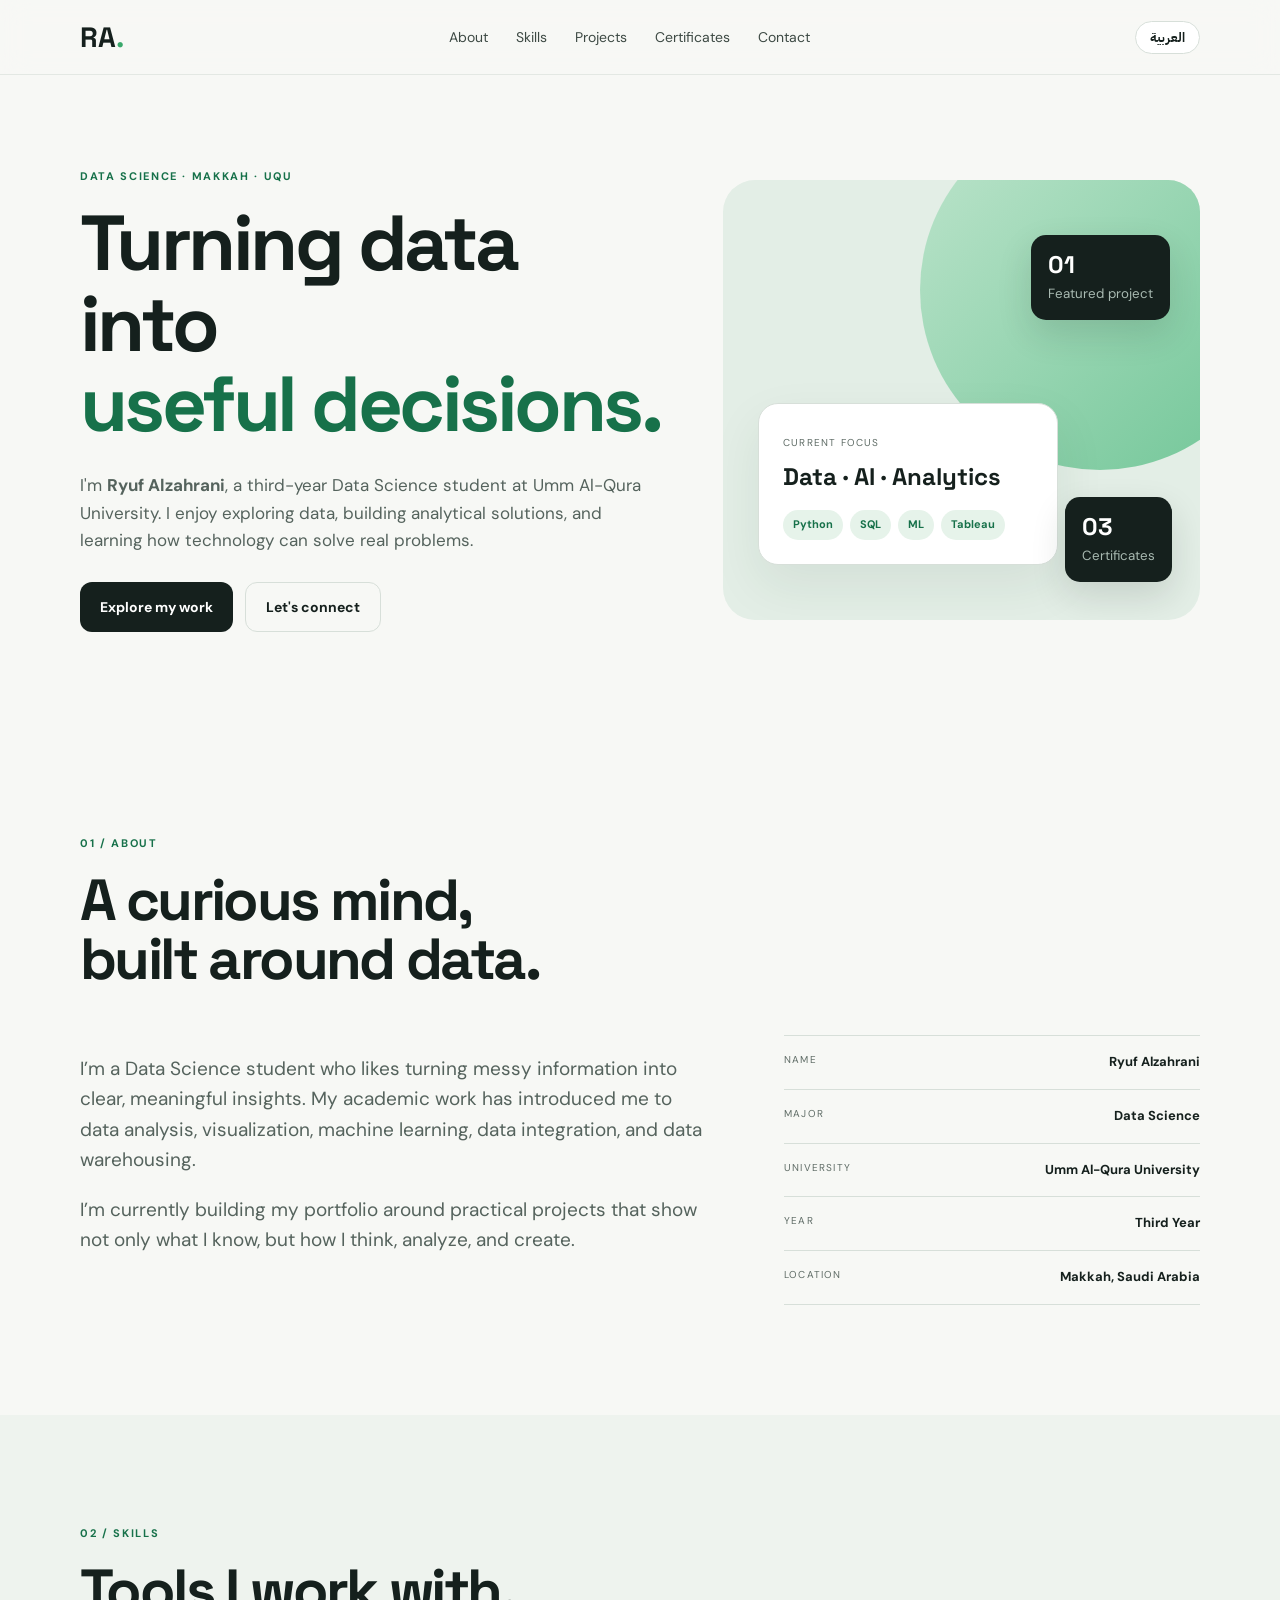
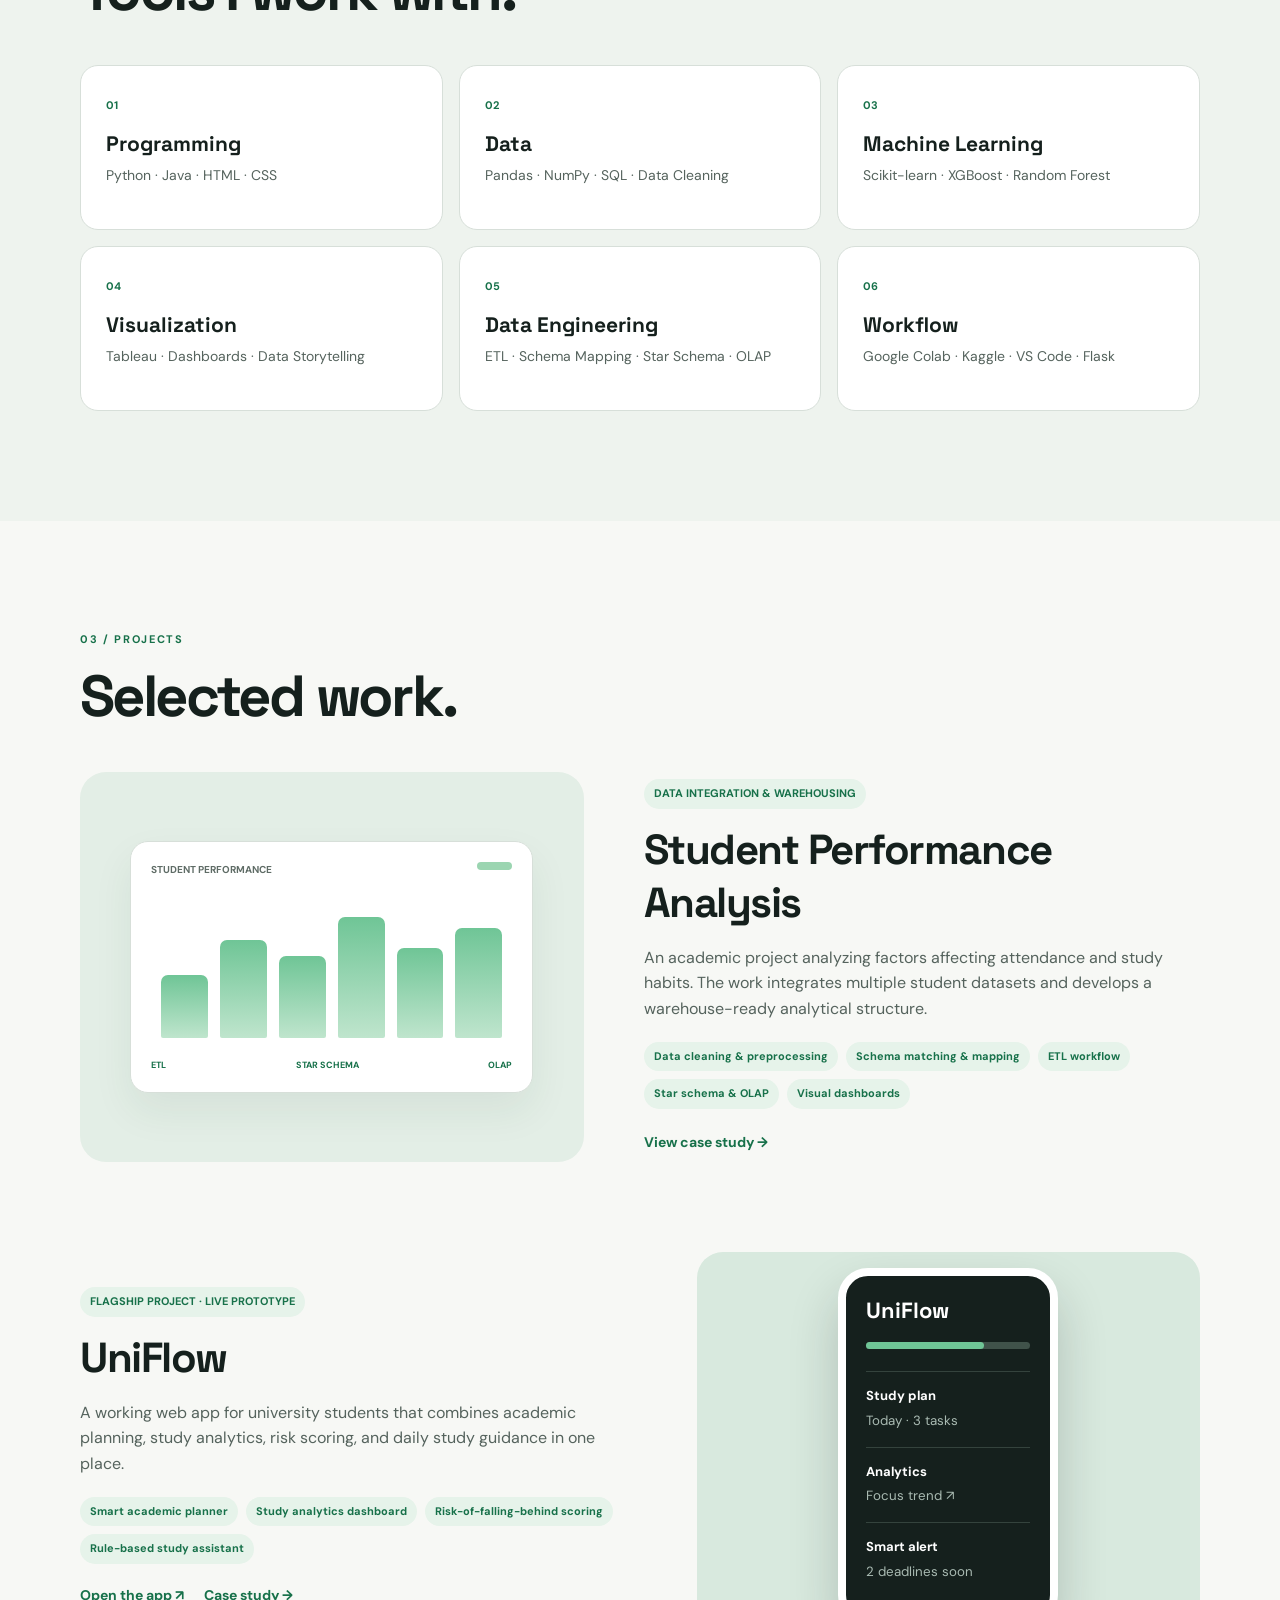
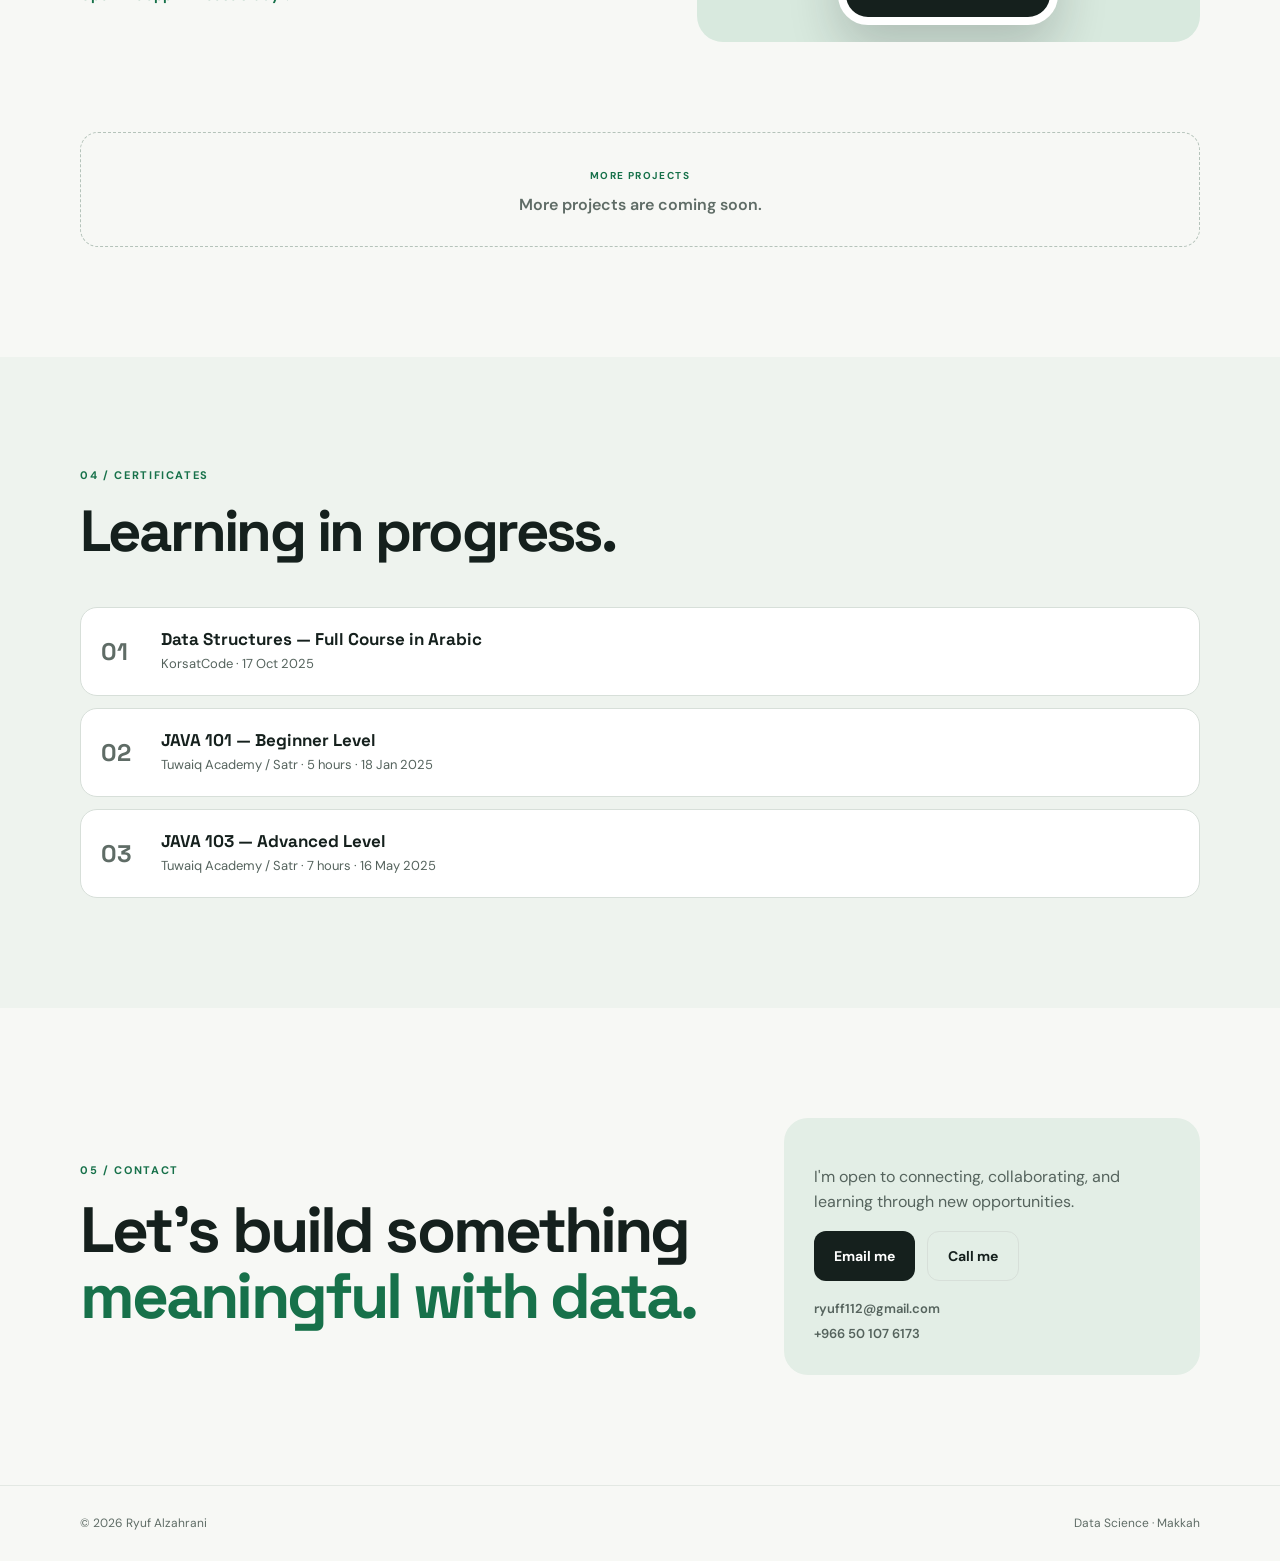
<file: index.html>
<!DOCTYPE html>
<html lang="en">
<head>
  <meta charset="UTF-8" />
  <meta name="viewport" content="width=device-width, initial-scale=1.0" />
  <meta name="description" content="Ryuf Alzahrani — Data Science student portfolio." />
  <title>Ryuf Alzahrani | Data Science Portfolio</title>
  <meta name="theme-color" content="#f7f8f5" />
  <link rel="preconnect" href="https://fonts.googleapis.com">
  <link rel="preconnect" href="https://fonts.gstatic.com" crossorigin>
  <link href="https://fonts.googleapis.com/css2?family=DM+Sans:wght@400;500;600;700&family=Space+Grotesk:wght@500;600;700&display=swap" rel="stylesheet">
  <link href="https://fonts.googleapis.com/css2?family=IBM+Plex+Sans+Arabic:wght@400;500;600;700&display=swap" rel="stylesheet">
  <link rel="stylesheet" href="styles.css" />
</head>
<body>
  <header class="nav-wrap">
    <nav class="nav container">
      <a class="brand" href="#home">RA<span>.</span></a>
      <div class="nav-links">
        <a href="#about">About</a>
        <a href="#skills">Skills</a>
        <a href="#projects">Projects</a>
        <a href="#certificates">Certificates</a>
        <a href="#contact">Contact</a>
      </div>
      <button class="lang-btn" id="lang-btn" type="button" aria-label="Switch language">العربية</button>
      <button class="menu-btn" aria-label="Open menu">☰</button>
    </nav>
  </header>

  <main>
    <section id="home" class="hero container">
      <div class="hero-copy">
        <p class="eyebrow">DATA SCIENCE · MAKKAH · UQU</p>
        <h1>Turning data into<br><span>useful decisions.</span></h1>
        <p class="hero-text">
          I'm <strong>Ryuf Alzahrani</strong>, a third-year Data Science student at
          Umm Al-Qura University. I enjoy exploring data, building analytical solutions,
          and learning how technology can solve real problems.
        </p>
        <div class="hero-actions">
          <a class="btn primary" href="#projects">Explore my work</a>
          <a class="btn ghost" href="#contact">Let's connect</a>
        </div>
      </div>
      <div class="hero-card">
        <div class="orb"></div>
        <div class="data-card">
          <span class="mini-label">CURRENT FOCUS</span>
          <h3>Data · AI · Analytics</h3>
          <div class="chips">
            <span>Python</span><span>SQL</span><span>ML</span><span>Tableau</span>
          </div>
        </div>
        <div class="floating-stat stat-one"><b>03</b><small>Certificates</small></div>
        <div class="floating-stat stat-two"><b>01</b><small>Featured project</small></div>
      </div>
    </section>

    <section id="about" class="section container">
      <div class="section-head">
        <p class="eyebrow">01 / ABOUT</p>
        <h2>A curious mind,<br>built around data.</h2>
      </div>
      <div class="about-grid">
        <div class="about-copy">
          <p>
            I’m a Data Science student who likes turning messy information into clear,
            meaningful insights. My academic work has introduced me to data analysis,
            visualization, machine learning, data integration, and data warehousing.
          </p>
          <p>
            I’m currently building my portfolio around practical projects that show not
            only what I know, but how I think, analyze, and create.
          </p>
        </div>
        <div class="profile-panel">
          <div><span>NAME</span><strong>Ryuf Alzahrani</strong></div>
          <div><span>MAJOR</span><strong>Data Science</strong></div>
          <div><span>UNIVERSITY</span><strong>Umm Al-Qura University</strong></div>
          <div><span>YEAR</span><strong>Third Year</strong></div>
          <div><span>LOCATION</span><strong>Makkah, Saudi Arabia</strong></div>
        </div>
      </div>
    </section>

    <section id="skills" class="section soft">
      <div class="container">
        <div class="section-head">
          <p class="eyebrow">02 / SKILLS</p>
          <h2>Tools I work with.</h2>
        </div>
        <div class="skills-grid">
          <article><span>01</span><h3>Programming</h3><p>Python · Java · HTML · CSS</p></article>
          <article><span>02</span><h3>Data</h3><p>Pandas · NumPy · SQL · Data Cleaning</p></article>
          <article><span>03</span><h3>Machine Learning</h3><p>Scikit-learn · XGBoost · Random Forest</p></article>
          <article><span>04</span><h3>Visualization</h3><p>Tableau · Dashboards · Data Storytelling</p></article>
          <article><span>05</span><h3>Data Engineering</h3><p>ETL · Schema Mapping · Star Schema · OLAP</p></article>
          <article><span>06</span><h3>Workflow</h3><p>Google Colab · Kaggle · VS Code · Flask</p></article>
        </div>
      </div>
    </section>

    <section id="projects" class="section container">
      <div class="section-head">
        <p class="eyebrow">03 / PROJECTS</p>
        <h2>Selected work.</h2>
      </div>

      <article class="project-feature">
        <div class="project-visual">
          <div class="warehouse-ui">
            <div class="ui-top"><span>STUDENT PERFORMANCE</span><i></i></div>
            <div class="bars"><b style="height:45%"></b><b style="height:70%"></b><b style="height:58%"></b><b style="height:86%"></b><b style="height:64%"></b><b style="height:78%"></b></div>
            <div class="ui-bottom"><span>ETL</span><span>STAR SCHEMA</span><span>OLAP</span></div>
          </div>
        </div>
        <div class="project-info">
          <span class="tag">DATA INTEGRATION & WAREHOUSING</span>
          <h3>Student Performance Analysis</h3>
          <p>
            An academic project analyzing factors affecting attendance and study habits.
            The work integrates multiple student datasets and develops a warehouse-ready
            analytical structure.
          </p>
          <div class="project-points">
            <span>Data cleaning & preprocessing</span>
            <span>Schema matching & mapping</span>
            <span>ETL workflow</span>
            <span>Star schema & OLAP</span>
            <span>Visual dashboards</span>
          </div>
          <button class="text-btn" onclick="openModal('student-project')">View case study →</button>
        </div>
      </article>

      <article class="project-feature reverse">
        <div class="project-visual uniflow">
          <div class="phone">
            <div class="phone-top">UniFlow</div>
            <div class="progress"><span></span></div>
            <div class="phone-row"><b>Study plan</b><small>Today · 3 tasks</small></div>
            <div class="phone-row"><b>Analytics</b><small>Focus trend ↗</small></div>
            <div class="phone-row"><b>Smart alert</b><small>2 deadlines soon</small></div>
          </div>
        </div>
        <div class="project-info">
          <span class="tag">FLAGSHIP PROJECT · LIVE PROTOTYPE</span>
          <h3>UniFlow</h3>
          <p>
            A working web app for university students that combines academic planning,
            study analytics, risk scoring, and daily study guidance in one place.
          </p>
          <div class="project-points">
            <span>Smart academic planner</span>
            <span>Study analytics dashboard</span>
            <span>Risk-of-falling-behind scoring</span>
            <span>Rule-based study assistant</span>
          </div>
          <div class="project-links">
            <a class="text-btn" href="uniflow.html" target="_blank" rel="noopener">Open the app ↗</a>
            <button class="text-btn" onclick="openModal('uniflow')">Case study →</button>
          </div>
        </div>
      </article>

      <div class="coming-soon">
        <span>MORE PROJECTS</span>
        <p>More projects are coming soon.</p>
      </div>
    </section>

    <section id="certificates" class="section soft">
      <div class="container">
        <div class="section-head">
          <p class="eyebrow">04 / CERTIFICATES</p>
          <h2>Learning in progress.</h2>
        </div>
        <div class="cert-grid">
          <article class="cert"><span class="cert-no">01</span><div><h3>Data Structures — Full Course in Arabic</h3><p>KorsatCode · 17 Oct 2025</p></div></article>
          <article class="cert"><span class="cert-no">02</span><div><h3>JAVA 101 — Beginner Level</h3><p>Tuwaiq Academy / Satr · 5 hours · 18 Jan 2025</p></div></article>
          <article class="cert"><span class="cert-no">03</span><div><h3>JAVA 103 — Advanced Level</h3><p>Tuwaiq Academy / Satr · 7 hours · 16 May 2025</p></div></article>
        </div>
      </div>
    </section>

    <section id="contact" class="section contact container">
      <div>
        <p class="eyebrow">05 / CONTACT</p>
        <h2>Let’s build something<br><span>meaningful with data.</span></h2>
      </div>
      <div class="contact-card">
        <p>I'm open to connecting, collaborating, and learning through new opportunities.</p>
        <div class="hero-actions">
          <a class="btn primary" href="mailto:ryuff112@gmail.com">Email me</a>
          <a class="btn ghost" href="tel:+966501076173">Call me</a>
        </div>
        <p class="contact-details">
          <span dir="ltr">ryuff112@gmail.com</span>
          <span dir="ltr">+966 50 107 6173</span>
        </p>
      </div>
    </section>
  </main>

  <footer class="footer">
    <div class="container"><span>© 2026 Ryuf Alzahrani</span><span>Data Science · Makkah</span></div>
  </footer>

  <div class="modal" id="modal" aria-hidden="true">
    <div class="modal-box">
      <button class="close" onclick="closeModal()">×</button>
      <div id="modal-content"></div>
    </div>
  </div>

  <script src="script.js"></script>
</body>
</html>
</file>
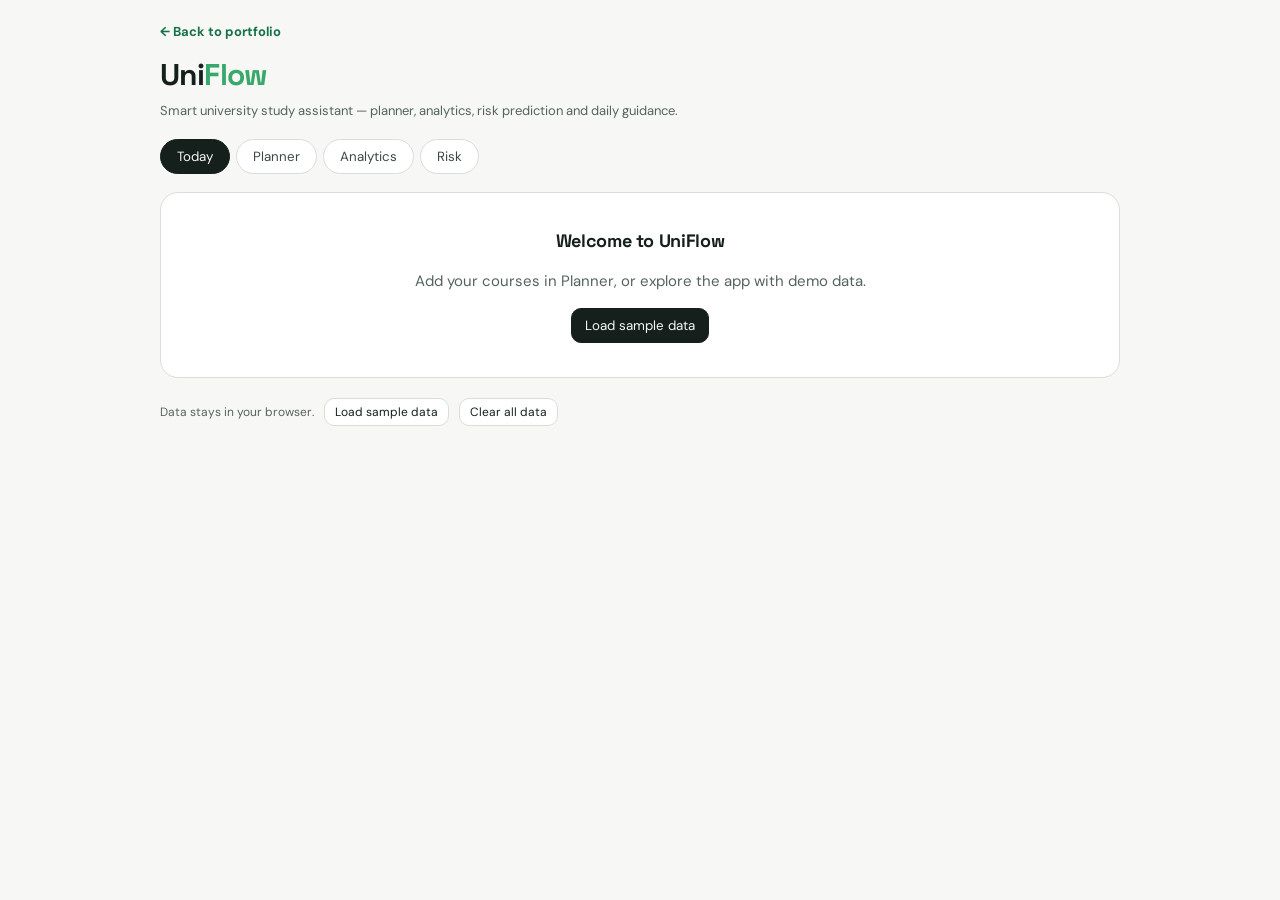
<file: uniflow.html>
<!DOCTYPE html>
<html lang="en">
<head>
<meta charset="UTF-8">
<meta name="viewport" content="width=device-width, initial-scale=1, viewport-fit=cover">
<title>UniFlow — Smart Study Assistant</title>
<link href="https://fonts.googleapis.com/css2?family=DM+Sans:wght@400;500;700&family=Space+Grotesk:wght@600;700&display=swap" rel="stylesheet">
<style>
:root{box-sizing:border-box;padding-top:env(safe-area-inset-top,0px);padding-bottom:env(safe-area-inset-bottom,0px);
--bg:#f7f8f5;--surface:#fff;--soft:#eef3ee;--tint:#e3eee6;--ink:#15201d;--ink2:#3d4a44;--muted:#55635d;--line:#d7dfd9;--accent:#39a86b;--accent-text:#17714a;--accent-soft:#e6f3ea;--sand:#f6ecd6;--sand-text:#7a5a12;--red:#fbe4e0;--red-text:#9a2a1c;color-scheme:light}
@media(prefers-color-scheme:dark){:root:not([data-theme="light"]){--bg:#0f1714;--surface:#17221e;--soft:#1b2924;--tint:#203229;--ink:#eef3ef;--ink2:#cbd6d0;--muted:#a3b2aa;--line:#2b3b34;--accent:#4cc383;--accent-text:#6fd6a0;--accent-soft:#1f3a2c;--sand:#3a2f14;--sand-text:#e5c474;--red:#3d1f1b;--red-text:#f1a79c;color-scheme:dark}}
:root[data-theme="dark"]{--bg:#0f1714;--surface:#17221e;--soft:#1b2924;--tint:#203229;--ink:#eef3ef;--ink2:#cbd6d0;--muted:#a3b2aa;--line:#2b3b34;--accent:#4cc383;--accent-text:#6fd6a0;--accent-soft:#1f3a2c;--sand:#3a2f14;--sand-text:#e5c474;--red:#3d1f1b;--red-text:#f1a79c;color-scheme:dark}
html{height:100%;scroll-padding-top:env(safe-area-inset-top,0px)}
*{box-sizing:border-box}
body{margin:0;background:var(--bg);color:var(--ink);font:400 15px/1.55 "DM Sans",system-ui,sans-serif}
.wrap{width:min(960px,calc(100% - 28px));margin:0 auto;padding:22px 0 40px}
h1,h2,h3{font-family:"Space Grotesk",system-ui,sans-serif;margin:0;letter-spacing:-.02em}
h1{font-size:30px}h1 span{color:var(--accent)}h2{font-size:18px;margin-bottom:12px}h3{font-size:16px}
.sub{color:var(--muted);margin:2px 0 18px;font-size:13px}
.tabs{display:flex;gap:6px;overflow-x:auto;margin-bottom:16px;padding-bottom:2px}
.tabs button{border:1px solid var(--line);background:var(--surface);color:var(--ink2);border-radius:999px;padding:8px 16px;font:600 13px inherit;font-family:inherit;cursor:pointer;white-space:nowrap}
.tabs button.on{background:var(--ink);color:var(--bg);border-color:var(--ink)}
.card{background:var(--surface);border:1px solid var(--line);border-radius:18px;padding:20px;margin-bottom:14px}
.grid2{display:grid;grid-template-columns:1.1fr .9fr;gap:14px}.grid2 .card{margin:0}
.kpis{display:grid;grid-template-columns:repeat(4,1fr);gap:10px;margin:14px 0}
.kpi{background:var(--tint);border-radius:14px;padding:14px}.kpi b{display:block;font:700 24px "Space Grotesk",sans-serif}.kpi small{color:var(--muted);font-size:12px}
.muted{color:var(--muted)}
.task{display:flex;gap:12px;align-items:center;justify-content:space-between;padding:12px 0;border-top:1px solid var(--line)}
.task:first-of-type{border-top:0}.task.done .tt{text-decoration:line-through;color:var(--muted)}
.tt{font-weight:700}.meta{font-size:12px;color:var(--muted);display:flex;gap:8px;flex-wrap:wrap;margin-top:3px}
.badge{border-radius:999px;padding:2px 9px;font-size:11px;font-weight:700;background:var(--accent-soft);color:var(--accent-text)}
.badge.warn{background:var(--sand);color:var(--sand-text)}.badge.bad{background:var(--red);color:var(--red-text)}
.btn{border:1px solid var(--line);background:var(--surface);color:var(--ink);border-radius:10px;padding:8px 13px;font:700 13px inherit;font-family:inherit;cursor:pointer}
.btn.p{background:var(--ink);color:var(--bg);border-color:var(--ink)}.btn.s{padding:5px 10px;font-size:12px}
.tips{margin:0;padding-left:18px;color:var(--ink2)}.tips li{margin:8px 0}
form.f{display:grid;grid-template-columns:repeat(auto-fit,minmax(150px,1fr));gap:10px;align-items:end}
label{font-size:12px;font-weight:700;color:var(--muted);display:block}
input,select{width:100%;margin-top:4px;padding:9px 10px;border-radius:10px;border:1px solid var(--line);background:var(--bg);color:var(--ink);font:inherit}
.chips{display:flex;gap:8px;flex-wrap:wrap;margin:12px 0 0}
.chip{display:inline-flex;gap:6px;align-items:center;background:var(--accent-soft);color:var(--accent-text);border-radius:999px;padding:5px 6px 5px 12px;font-size:13px;font-weight:700}
.chip button{border:0;background:none;color:inherit;cursor:pointer;font-size:16px;line-height:1}
.meter{height:8px;border-radius:9px;background:var(--soft);overflow:hidden;margin:10px 0}.meter i{display:block;height:100%;background:var(--accent)}
.meter.warn i{background:#d9a62e}.meter.bad i{background:#d9553f}
.rrow{display:flex;justify-content:space-between;align-items:center;gap:10px}
.bar{display:flex;align-items:center;gap:10px;margin:8px 0;font-size:13px}.bar span:first-child{width:130px;flex:none}
.bar .meter{flex:1;margin:0}.bar b{width:44px;text-align:right}
svg text{fill:var(--muted);font:11px "DM Sans",sans-serif}
.empty{text-align:center;padding:34px 16px}
.foot{font-size:12px;color:var(--muted);margin-top:20px;display:flex;gap:10px;flex-wrap:wrap;align-items:center}
@media(max-width:700px){.grid2{grid-template-columns:1fr}.kpis{grid-template-columns:1fr 1fr}.bar span:first-child{width:90px}}
</style>
</head>
<body>
<div class="wrap">
  <p class="sub" style="margin:0 0 10px"><a href="index.html#projects" style="color:var(--accent-text);font-weight:700;text-decoration:none">← Back to portfolio</a></p>
  <h1>Uni<span>Flow</span></h1>
  <p class="sub">Smart university study assistant — planner, analytics, risk prediction and daily guidance.</p>
  <nav class="tabs" id="tabs"></nav>
  <main id="view"></main>
  <div class="foot">
    <span>Data stays in your browser.</span>
    <button class="btn s" data-act="sample">Load sample data</button>
    <button class="btn s" data-act="clear">Clear all data</button>
  </div>
</div>
<script>
const K="uniflow:v1";
let S={courses:[],tasks:[],sessions:[]},tab="today";
try{const r=localStorage.getItem(K);if(r)S=Object.assign(S,JSON.parse(r))}catch(e){}
const save=()=>{try{localStorage.setItem(K,JSON.stringify(S))}catch(e){}};
const uid=()=>Math.random().toString(36).slice(2,9);
const iso=d=>{const x=new Date(d.getTime()-d.getTimezoneOffset()*6e4);return x.toISOString().slice(0,10)};
const today=()=>iso(new Date());
const addDays=n=>{const d=new Date();d.setDate(d.getDate()+n);return iso(d)};
const diff=a=>Math.round((new Date(a+"T00:00")-new Date(today()+"T00:00"))/864e5);
const esc=s=>String(s).replace(/[&<>"]/g,c=>({"&":"&amp;","<":"&lt;",">":"&gt;",'"':"&quot;"}[c]));
const cname=id=>(S.courses.find(c=>c.id===id)||{name:"General"}).name;
const sess=n=>S.sessions.filter(s=>diff(s.date)>-n&&diff(s.date)<=0);
const hrs=a=>a.reduce((x,s)=>x+s.min,0)/60;
const W={exam:3,quiz:2,assignment:1.5};
const prio=t=>{const d=diff(t.due);return(d<0?5:4/(d+1))+(W[t.type]||1)+t.hours*.3};
const open=()=>S.tasks.filter(t=>!t.done).sort((a,b)=>prio(b)-prio(a));
const dueLabel=d=>{const n=diff(d);return n<0?`Overdue ${-n}d`:n===0?"Due today":n===1?"Due tomorrow":`Due in ${n} days`};
const suggest=t=>{const d=Math.max(1,Math.min(diff(t.due),5));return Math.min(120,Math.max(25,Math.round(t.hours*60/d/15)*15))};
function streak(){const has=d=>S.sessions.some(s=>s.date===addDays(d));let i=has(0)?0:-1,n=0;while(has(i)){n++;i--}return n}

/* Transparent risk model: weighted factors -> logistic score (0–100%) */
function risk(c){
  const T=S.tasks.filter(t=>t.course===c.id),O=T.filter(t=>!t.done);
  const over=O.filter(t=>diff(t.due)<0).length;
  const load=O.filter(t=>diff(t.due)<=7).reduce((a,t)=>a+t.hours,0);
  const st=hrs(sess(7).filter(s=>s.course===c.id));
  const gap=Math.max(0,load-st);
  const done=T.length?T.filter(t=>t.done).length/T.length:1;
  const f=sess(14).filter(s=>s.course===c.id);
  const focus=f.length?f.reduce((a,s)=>a+s.focus,0)/f.length:3;
  const cons=new Set(sess(7).map(s=>s.date)).size/7;
  const parts=[
    [.9*over,over?`${over} overdue task${over>1?"s":""}`:""],
    [.18*gap,gap>.5?`${gap.toFixed(1)}h of work due this week not yet studied`:""],
    [1.2*(1-done),done<.7?`Only ${Math.round(done*100)}% of tasks completed`:""],
    [.35*(3-focus),focus<3?`Low focus rating (${focus.toFixed(1)}/5)`:""],
    [.9*(1-cons),cons<.5?`Studied ${Math.round(cons*7)} of the last 7 days`:""]];
  const z=-2+parts.reduce((a,p)=>a+p[0],0),p=1/(1+Math.exp(-z));
  return{p,band:p<.35?"Low":p<.65?"Medium":"High",why:parts.filter(x=>x[1]).sort((a,b)=>b[0]-a[0]).slice(0,3).map(x=>x[1])};
}
const cls=b=>b==="Low"?"":b==="Medium"?"warn":"bad";

function tips(){
  const o=[],O=open(),od=O.filter(t=>diff(t.due)<0);
  if(od.length)o.push(`You have ${od.length} overdue task${od.length>1?"s":""}. Start with “${od[0].title}” before anything new.`);
  const ex=O.find(t=>t.type==="exam"&&diff(t.due)>=0&&diff(t.due)<=10);
  if(ex){const d=Math.max(1,diff(ex.due));o.push(`“${ex.title}” is ${d===1?"tomorrow":`in ${d} days`}. Split ${ex.hours}h into about ${Math.round(ex.hours*60/Math.min(d,5))} min per day.`)}
  if(!S.sessions.some(s=>s.date===today()))o.push("No study session logged today. Even 25 focused minutes keeps your streak alive.");
  const f=sess(14);if(f.length>2&&f.reduce((a,s)=>a+s.focus,0)/f.length<3)o.push("Your focus ratings are low lately. Try 25 min study + 5 min break with your phone away.");
  const hi=S.courses.filter(c=>risk(c).band==="High").map(c=>c.name);
  if(hi.length)o.push(`${hi.join(", ")} ${hi.length>1?"are":"is"} at high risk. Give ${hi.length>1?"them":"it"} your first session of the day.`);
  if(!o.length)o.push("You’re on track. Keep your routine and review upcoming deadlines weekly.");
  return o;
}

const kpis=()=>{
  const f=sess(14),T=S.tasks;
  return `<div class="kpis">
  <div class="kpi"><b>${hrs(sess(7)).toFixed(1)}h</b><small>Studied this week</small></div>
  <div class="kpi"><b>${T.length?Math.round(T.filter(t=>t.done).length/T.length*100):0}%</b><small>Tasks completed</small></div>
  <div class="kpi"><b>${f.length?(f.reduce((a,s)=>a+s.focus,0)/f.length).toFixed(1):"–"}</b><small>Avg focus (of 5)</small></div>
  <div class="kpi"><b>${streak()}</b><small>Day streak</small></div></div>`};

const taskRow=(t,full)=>`<div class="task ${t.done?"done":""}"><div><div class="tt">${esc(t.title)}</div>
  <div class="meta"><span>${esc(cname(t.course))}</span><span class="badge ${t.type==="exam"?"bad":t.type==="quiz"?"warn":""}">${t.type}</span>
  <span>${t.done?"Done":dueLabel(t.due)}</span><span>${t.hours}h${!t.done&&!full?` · try ${suggest(t)} min today`:""}</span></div></div>
  <div>${t.done?"":`<button class="btn s p" data-act="done" data-id="${t.id}">Done</button> `}${full?`<button class="btn s" data-act="del" data-id="${t.id}">Delete</button>`:""}</div></div>`;

const courseOpts=()=>S.courses.map(c=>`<option value="${c.id}">${esc(c.name)}</option>`).join("");
const V={
  today(){
    if(!S.courses.length)return `<div class="card empty"><h2>Welcome to UniFlow</h2><p class="muted">Add your courses in Planner, or explore the app with demo data.</p><button class="btn p" data-act="sample">Load sample data</button></div>`;
    const o=open().slice(0,3);
    return `<div class="grid2"><section class="card"><h2>Focus now</h2>${o.length?o.map(t=>taskRow(t)).join(""):`<p class="muted">No open tasks. Add one in Planner.</p>`}</section>
    <section class="card"><h2>Assistant</h2><ul class="tips">${tips().map(t=>`<li>${esc(t)}</li>`).join("")}</ul></section></div>${kpis()}`;
  },
  planner(){
    const O=open(),D=S.tasks.filter(t=>t.done);
    return `<section class="card"><h2>Courses</h2>
    <form class="f" data-form="course"><label>New course<input name="name" required maxlength="40" placeholder="e.g. Machine Learning"></label><button class="btn p">Add course</button></form>
    <div class="chips">${S.courses.map(c=>`<span class="chip">${esc(c.name)}<button data-act="delc" data-id="${c.id}" aria-label="Remove">×</button></span>`).join("")}</div></section>
    <section class="card"><h2>Add task</h2>${S.courses.length?`<form class="f" data-form="task">
    <label>Title<input name="title" required maxlength="60"></label><label>Course<select name="course">${courseOpts()}</select></label>
    <label>Type<select name="type"><option value="assignment">Assignment</option><option value="quiz">Quiz</option><option value="exam">Exam</option></select></label>
    <label>Due<input type="date" name="due" required value="${addDays(3)}"></label><label>Hours needed<input type="number" name="hours" min=".5" step=".5" value="2" required></label>
    <button class="btn p">Add task</button></form>`:`<p class="muted">Add a course first.</p>`}</section>
    <section class="card"><h2>Open tasks (by priority)</h2>${O.length?O.map(t=>taskRow(t,1)).join(""):`<p class="muted">Nothing open.</p>`}
    ${D.length?`<h2 style="margin-top:18px">Completed</h2>${D.map(t=>taskRow(t,1)).join("")}`:""}</section>`;
  },
  analytics(){
    const days=[...Array(7)].map((_,i)=>{const k=addDays(i-6);return{k,m:S.sessions.filter(s=>s.date===k).reduce((a,s)=>a+s.min,0)}});
    const mx=Math.max(60,...days.map(d=>d.m));
    const bars=days.map((d,i)=>{const h=Math.round(d.m/mx*100),x=14+i*44,l=new Date(d.k+"T00:00").toLocaleDateString("en",{weekday:"short"});
      return `<rect x="${x}" y="${112-h}" width="30" height="${h}" rx="6" style="fill:var(--accent)"/><text x="${x+15}" y="130" text-anchor="middle">${l}</text>${d.m?`<text x="${x+15}" y="${106-h}" text-anchor="middle">${d.m}</text>`:""}`}).join("");
    const by=S.courses.map(c=>({n:c.name,h:hrs(sess(7).filter(s=>s.course===c.id))})),bm=Math.max(1,...by.map(b=>b.h));
    return `<section class="card"><h2>Log a study session</h2>${S.courses.length?`<form class="f" data-form="session">
    <label>Course<select name="course">${courseOpts()}</select></label><label>Minutes<input type="number" name="min" min="5" max="600" value="45" required></label>
    <label>Focus (1–5)<select name="focus"><option>1</option><option>2</option><option selected>3</option><option>4</option><option>5</option></select></label>
    <button class="btn p">Log session</button></form>`:`<p class="muted">Add a course first.</p>`}</section>${kpis()}
    <section class="card"><h2>Minutes studied — last 7 days</h2><svg viewBox="0 0 320 140" width="100%" role="img" aria-label="Study minutes per day">${bars}</svg></section>
    <section class="card"><h2>Hours by course (this week)</h2>${by.length?by.map(b=>`<div class="bar"><span>${esc(b.n)}</span><div class="meter"><i style="width:${b.h/bm*100}%"></i></div><b>${b.h.toFixed(1)}h</b></div>`).join(""):`<p class="muted">No courses yet.</p>`}</section>`;
  },
  risk(){
    return `<section class="card"><h2>Risk of falling behind</h2><p class="muted" style="margin-top:0">Scores combine overdue work, workload vs. study time, completion rate, focus and consistency. It is a transparent weighted model (logistic), not a trained ML model yet — trained prediction is the next step.</p></section>`+
    (S.courses.length?S.courses.map(c=>{const r=risk(c),pc=Math.round(r.p*100);
      return `<section class="card"><div class="rrow"><h3>${esc(c.name)}</h3><span class="badge ${cls(r.band)}">${r.band} · ${pc}%</span></div>
      <div class="meter ${cls(r.band)}"><i style="width:${pc}%"></i></div>
      <div class="muted">${r.why.length?r.why.map(w=>"• "+esc(w)).join("<br>"):"No warning signs right now."}</div></section>`}).join(""):`<div class="card empty"><p class="muted">Add courses and tasks to see predictions.</p></div>`);
  }
};
const TABS=[["today","Today"],["planner","Planner"],["analytics","Analytics"],["risk","Risk"]];
function render(){
  document.getElementById("tabs").innerHTML=TABS.map(t=>`<button class="${t[0]===tab?"on":""}" data-act="tab" data-id="${t[0]}">${t[1]}</button>`).join("");
  document.getElementById("view").innerHTML=V[tab]();
}
function sample(){
  const c=["Machine Learning","Data Warehousing","Statistics","Java"].map(n=>({id:uid(),name:n}));
  const t=(i,title,type,d,h,done)=>({id:uid(),title,course:c[i].id,type,due:addDays(d),hours:h,done:!!done});
  S.courses=c;
  S.tasks=[t(0,"Regression assignment","assignment",2,4),t(1,"Midterm exam","exam",6,8),t(2,"Probability quiz","quiz",1,2),t(3,"Library system project","assignment",-1,5),t(0,"Intro notebook","assignment",-3,2,1),t(2,"Statistics homework","assignment",9,3)];
  S.sessions=[[0,0,50,4],[1,1,40,3],[2,0,60,5],[4,2,30,2],[5,3,45,3],[6,1,35,2],[3,0,55,4]].map(a=>({id:uid(),course:c[a[1]].id,date:addDays(-a[0]),min:a[2],focus:a[3]}));
  save();render();
}
document.addEventListener("click",e=>{
  const b=e.target.closest("[data-act]");if(!b)return;const a=b.dataset.act,id=b.dataset.id;
  if(a==="tab")tab=id;
  else if(a==="done"){const t=S.tasks.find(x=>x.id===id);if(t)t.done=true}
  else if(a==="del")S.tasks=S.tasks.filter(x=>x.id!==id);
  else if(a==="delc"){S.courses=S.courses.filter(x=>x.id!==id);S.tasks=S.tasks.filter(x=>x.course!==id);S.sessions=S.sessions.filter(x=>x.course!==id)}
  else if(a==="sample")return sample();
  else if(a==="clear"){if(!confirm("Delete all UniFlow data?"))return;S={courses:[],tasks:[],sessions:[]}}
  save();render();
});
document.addEventListener("submit",e=>{
  e.preventDefault();const f=e.target,k=f.dataset.form,d=Object.fromEntries(new FormData(f));
  if(k==="course")S.courses.push({id:uid(),name:d.name.trim()});
  if(k==="task")S.tasks.push({id:uid(),title:d.title.trim(),course:d.course,type:d.type,due:d.due,hours:+d.hours,done:false});
  if(k==="session")S.sessions.push({id:uid(),course:d.course,date:today(),min:+d.min,focus:+d.focus});
  save();render();
});
render();
</script>
</body>
</html>
</file>
<file: styles.css>
/* ==========================================================
   Ryuf Alzahrani Portfolio — Design Tokens
   عدّل الألوان من هنا فقط، وتتغير في كل الموقع.
   ========================================================== */
:root {
  /* الخلفيات والأسطح */
  --bg:            #f7f8f5;  /* خلفية الصفحة */
  --surface:       #ffffff;  /* البطاقات */
  --surface-soft:  #eef3ee;  /* الأقسام البديلة (Skills / Certificates) */
  --surface-tint:  #e3eee6;  /* بطاقات الهيرو والتواصل */
  --surface-deep:  #d8e9de;  /* خلفية مشروع UniFlow */

  /* النصوص */
  --ink:           #15201d;  /* العناوين والأزرار الداكنة */
  --ink-2:         #3d4a44;  /* الروابط ونص القوائم */
  --muted:         #55635d;  /* الفقرات */
  --subtle:        #5f6c66;  /* التسميات الصغيرة */

  /* الأخضر — اللون الأساسي */
  --accent:        #39a86b;  /* نقطة الشعار */
  --accent-text:   #17714a;  /* نصوص خضراء على فاتح */
  --accent-soft:   #e6f3ea;  /* خلفية الشارات */
  --mint-300:      #bfe5cd;
  --mint-400:      #9bd5b1;
  --mint-500:      #6fc596;

  /* الرملي — لون ثانوي لحالة "قيد التطوير" */
  --sand-soft:     #f6ecd6;
  --sand-text:     #7a5a12;

  /* الحدود */
  --line-soft:     #e3e8e3;
  --line:          #d7dfd9;
  --line-strong:   #b5c3ba;

  /* العناصر الداكنة (الهاتف، الإحصائيات) */
  --on-ink:        #ffffff;
  --on-ink-muted:  #a9bab2;
  --ink-line:      #34433d;
  --ink-track:     #40524a;

  /* الظلال والطبقات */
  --shadow-sm:     0 18px 40px rgba(35,69,47,.07);
  --shadow-md:     0 20px 50px rgba(24,59,44,.08);
  --shadow-stat:   0 14px 35px rgba(21,32,29,.14);
  --shadow-phone:  0 25px 50px rgba(21,32,29,.20);
  --overlay:       rgba(16,32,24,.66);
}

* {
  box-sizing:border-box;
}

html {
  scroll-behavior:smooth;
}

body {
  margin:0;
  background:var(--bg);
  color:var(--ink);
  font-family:"DM Sans",sans-serif;
  line-height:1.6;
}

.container {
  width:min(1120px,calc(100% - 40px));
  margin:auto;
}

.nav-wrap {
  position:sticky;
  top:0;
  z-index:20;
  background:color-mix(in srgb,var(--bg) 88%,transparent);
  backdrop-filter:blur(14px);
  border-bottom:1px solid var(--line-soft);
}

.nav {
  height:74px;
  display:flex;
  align-items:center;
  justify-content:space-between;
}

.brand {
  font:700 28px "Space Grotesk";
  text-decoration:none;
  color:var(--ink);
}

.brand span {
  color:var(--accent);
}

.nav-links {
  display:flex;
  gap:28px;
}

.nav-links a {
  color:var(--ink-2);
  text-decoration:none;
  font-size:14px;
}

.nav-links a:hover {
  color:var(--accent-text);
}

.menu-btn {
  display:none;
  border:0;
  background:none;
  font-size:22px;
}

.hero {
  min-height:650px;
  display:grid;
  grid-template-columns:1.1fr .9fr;
  gap:60px;
  align-items:center;
  padding:80px 0;
}

.eyebrow {
  letter-spacing:.15em;
  font-size:11px;
  font-weight:700;
  color:var(--accent-text);
  margin:0 0 18px;
}

.hero h1,.section-head h2,.contact h2 {
  font-family:"Space Grotesk";
  line-height:1.03;
  letter-spacing:-.045em;
  margin:0;
}

.hero h1 {
  font-size:clamp(48px,7vw,78px);
}

h1 span,h2 span {
  color:var(--accent-text);
}

.hero-text {
  max-width:610px;
  color:var(--muted);
  font-size:17px;
  margin:28px 0;
}

.hero-actions {
  display:flex;
  gap:12px;
}

.btn {
  display:inline-flex;
  align-items:center;
  justify-content:center;
  padding:13px 20px;
  border-radius:12px;
  text-decoration:none;
  font-weight:700;
  font-size:14px;
}

.primary {
  background:var(--ink);
  color:var(--on-ink);
}

.ghost {
  border:1px solid var(--line);
  color:var(--ink);
}

.hero-card {
  min-height:440px;
  position:relative;
  border-radius:32px;
  background:var(--surface-tint);
  overflow:hidden;
}

.orb {
  position:absolute;
  width:360px;
  height:360px;
  border-radius:50%;
  background:linear-gradient(135deg,var(--mint-300),var(--mint-500));
  right:-80px;
  top:-70px;
  filter:blur(.2px);
}

.data-card {
  position:absolute;
  left:35px;
  bottom:55px;
  background:var(--surface);
  border:1px solid var(--line);
  border-radius:20px;
  padding:24px;
  width:300px;
  box-shadow:var(--shadow-md);
}

.mini-label {
  font-size:10px;
  color:var(--subtle);
  letter-spacing:.12em;
}

.data-card h3 {
  font:700 24px "Space Grotesk";
  margin:8px 0 18px;
}

.chips {
  display:flex;
  gap:7px;
  flex-wrap:wrap;
}

.chips span,.tag,.project-points span {
  border-radius:999px;
  background:var(--accent-soft);
  color:var(--accent-text);
  padding:6px 10px;
  font-size:11px;
  font-weight:700;
}

.floating-stat {
  position:absolute;
  background:var(--ink);
  color:var(--on-ink);
  border-radius:15px;
  padding:14px 17px;
  box-shadow:var(--shadow-stat);
}

.floating-stat b {
  font:700 24px "Space Grotesk";
  display:block;
}

.floating-stat small {
  color:var(--on-ink-muted);
}

.stat-one {
  right:28px;
  bottom:38px;
}

.stat-two {
  right:30px;
  top:55px;
}

.section {
  padding:110px 0;
}

.section-head {
  margin-bottom:45px;
}

.section-head h2 {
  font-size:clamp(38px,5vw,58px);
}

.about-grid {
  display:grid;
  grid-template-columns:1.2fr .8fr;
  gap:80px;
}

.about-copy {
  font-size:19px;
  color:var(--muted);
}

.profile-panel {
  border-top:1px solid var(--line);
}

.profile-panel div {
  display:flex;
  justify-content:space-between;
  gap:20px;
  padding:16px 0;
  border-bottom:1px solid var(--line);
}

.profile-panel span {
  font-size:10px;
  letter-spacing:.12em;
  color:var(--subtle);
}

.profile-panel strong {
  font-size:13px;
  text-align:right;
}

.soft {
  background:var(--surface-soft);
}

.skills-grid {
  display:grid;
  grid-template-columns:repeat(3,1fr);
  gap:16px;
}

.skills-grid article {
  background:var(--surface);
  border:1px solid var(--line);
  border-radius:18px;
  padding:25px;
  min-height:165px;
}

.skills-grid article span {
  color:var(--accent-text);
  font-size:11px;
  font-weight:700;
}

.skills-grid h3 {
  font:700 21px "Space Grotesk";
  margin:13px 0 7px;
}

.skills-grid p {
  margin:0;
  color:var(--muted);
  font-size:14px;
}

.project-feature {
  display:grid;
  grid-template-columns:.95fr 1.05fr;
  gap:60px;
  align-items:center;
  margin-bottom:90px;
}

.project-feature.reverse {
  grid-template-columns:1.05fr .95fr;
}

.project-feature.reverse .project-visual {
  order:2;
}

.project-visual {
  min-height:390px;
  border-radius:26px;
  background:var(--surface-tint);
  display:flex;
  align-items:center;
  justify-content:center;
  overflow:hidden;
}

.warehouse-ui {
  width:80%;
  background:var(--surface);
  border:1px solid var(--line);
  border-radius:18px;
  padding:20px;
  box-shadow:var(--shadow-sm);
}

.ui-top {
  display:flex;
  justify-content:space-between;
  font-size:10px;
  font-weight:700;
  color:var(--subtle);
}

.ui-top i {
  width:35px;
  height:8px;
  border-radius:10px;
  background:var(--mint-400);
}

.bars {
  height:180px;
  display:flex;
  align-items:end;
  gap:12px;
  padding:20px 10px;
}

.bars b {
  flex:1;
  background:linear-gradient(var(--mint-500),var(--mint-300));
  border-radius:7px 7px 2px 2px;
}

.ui-bottom {
  display:flex;
  justify-content:space-between;
  color:var(--accent-text);
  font-size:9px;
  font-weight:700;
}

.project-info .tag {
  display:inline-block;
  background:var(--accent-soft);
}

.project-info h3 {
  font:700 42px "Space Grotesk";
  letter-spacing:-.035em;
  margin:14px 0;
}

.project-info>p {
  color:var(--muted);
  max-width:570px;
}

.project-points {
  display:flex;
  gap:8px;
  flex-wrap:wrap;
  margin:20px 0;
}

.tag.tag--wip {
  background:var(--sand-soft);
  color:var(--sand-text);
}

.project-links {
  display:flex;
  gap:20px;
  flex-wrap:wrap;
  align-items:center;
}

a.text-btn {
  text-decoration:none;
}

.text-btn {
  font-family:inherit;
  border:0;
  background:none;
  padding:0;
  color:var(--accent-text);
  font-weight:700;
  cursor:pointer;
  font-size:14px;
}

.uniflow {
  background:var(--surface-deep);
}

.phone {
  width:220px;
  background:var(--ink);
  color:var(--on-ink);
  border:8px solid var(--surface);
  border-radius:30px;
  padding:20px;
  box-shadow:var(--shadow-phone);
}

.phone-top {
  font:700 22px "Space Grotesk";
  margin-bottom:18px;
}

.progress {
  height:7px;
  background:var(--ink-track);
  border-radius:10px;
  margin-bottom:22px;
}

.progress span {
  display:block;
  width:72%;
  height:100%;
  background:var(--mint-500);
  border-radius:10px;
}

.phone-row {
  padding:14px 0;
  border-top:1px solid var(--ink-line);
}

.phone-row b {
  display:block;
  font-size:13px;
}

.phone-row small {
  color:var(--on-ink-muted);
}

.coming-soon {
  border:1px dashed var(--line-strong);
  border-radius:18px;
  padding:28px;
  text-align:center;
  color:var(--subtle);
}

.coming-soon span {
  font-size:10px;
  letter-spacing:.14em;
  color:var(--accent-text);
  font-weight:700;
}

.coming-soon p {
  margin:6px 0 0;
  font-weight:600;
}

.cert-grid {
  display:grid;
  grid-template-columns:1fr;
  gap:12px;
}

.cert {
  display:flex;
  align-items:center;
  gap:20px;
  background:var(--surface);
  border:1px solid var(--line);
  border-radius:17px;
  padding:20px;
}

.cert-no {
  font:700 24px "Space Grotesk";
  color:var(--subtle);
  width:40px;
}

.cert h3 {
  font:700 17px "Space Grotesk";
  margin:0 0 4px;
}

.cert p {
  margin:0;
  color:var(--muted);
  font-size:13px;
}

.contact {
  display:grid;
  grid-template-columns:1.2fr .8fr;
  gap:80px;
  align-items:center;
}

.contact h2 {
  font-size:clamp(40px,5vw,64px);
}

.contact-card {
  background:var(--surface-tint);
  border-radius:24px;
  padding:30px;
}

.contact-card p {
  color:var(--muted);
}

.placeholder-note {
  font-size:11px!important;
  color:var(--subtle)!important;
  margin-top:18px!important;
}

.contact-details {
  display:flex;
  flex-direction:column;
  gap:4px;
  margin:18px 0 0;
  font-size:13px;
  font-weight:600;
  color:var(--ink-2);
}

.footer {
  border-top:1px solid var(--line-soft);
  padding:28px 0;
  color:var(--subtle);
  font-size:12px;
}

.footer .container {
  display:flex;
  justify-content:space-between;
}

.modal {
  display:none;
  position:fixed;
  inset:0;
  background:var(--overlay);
  z-index:50;
  padding:25px;
  align-items:center;
  justify-content:center;
}

.modal.open {
  display:flex;
}

.modal-box {
  position:relative;
  background:var(--surface);
  max-width:720px;
  width:100%;
  max-height:85vh;
  overflow:auto;
  border-radius:22px;
  padding:40px;
}

.close {
  position:absolute;
  right:18px;
  top:12px;
  border:0;
  background:none;
  font-size:30px;
  cursor:pointer;
  color:var(--muted);
}

.modal-box h3 {
  font:700 34px "Space Grotesk";
  margin:0 0 12px;
}

.modal-box p {
  color:var(--muted);
}

.modal-box li {
  margin:10px 0;
  color:var(--ink-2);
}

.modal-tag.modal-tag--wip {
  color:var(--sand-text);
}

.modal-tag {
  color:var(--accent-text);
  font-size:10px;
  letter-spacing:.12em;
  font-weight:700;
}

@media(max-width:800px) {
  .nav-links {
    display:none;
  }
  .menu-btn {
    display:block;
  }
  .nav.open .nav-links {
    display:flex;
    position:absolute;
    top:74px;
    left:0;
    right:0;
    background:var(--bg);
    padding:18px 20px;
    flex-direction:column;
    border-bottom:1px solid var(--line-soft);
  }
  .hero,.about-grid,.contact,.project-feature,.project-feature.reverse {
    grid-template-columns:1fr;
    gap:35px;
  }
  .project-feature.reverse .project-visual {
    order:0;
  }
  .hero {
    padding-top:60px;
  }
  .hero-card {
    min-height:360px;
  }
  .skills-grid {
    grid-template-columns:1fr 1fr;
  }
  .section {
    padding:80px 0;
  }
}

@media(max-width:520px) {
  .container {
    width:min(100% - 28px,1120px);
  }
  .hero h1 {
    font-size:48px;
  }
  .skills-grid {
    grid-template-columns:1fr;
  }
  .project-info h3 {
    font-size:34px;
  }
  .footer .container {
    flex-direction:column;
    gap:8px;
  }
  .hero-actions {
    flex-direction:column;
  }
  .btn {
    width:100%;
  }
}


/* ---------- Language switch + Arabic / RTL ---------- */
.lang-btn {
  border:1px solid var(--line);
  background:var(--surface);
  color:var(--ink);
  border-radius:999px;
  padding:6px 14px;
  font:700 13px "IBM Plex Sans Arabic","DM Sans",sans-serif;
  cursor:pointer;
}

.lang-btn:hover {
  border-color:var(--accent);
  color:var(--accent-text);
}

html[lang="ar"] body,
html[lang="ar"] h1,
html[lang="ar"] h2,
html[lang="ar"] h3,
html[lang="ar"] .modal-box h3,
html[lang="ar"] .btn,
html[lang="ar"] .text-btn,
html[lang="ar"] .floating-stat b {
  font-family:"IBM Plex Sans Arabic","DM Sans",sans-serif;
}

html[lang="ar"] * {
  letter-spacing:0 !important;
  text-transform:none !important;
}

html[lang="ar"] h1,
html[lang="ar"] h2 {
  line-height:1.3;
}

html[lang="ar"] .orb { right:auto; left:-80px; }
html[lang="ar"] .data-card { left:auto; right:35px; }
html[lang="ar"] .stat-one { right:auto; left:28px; }
html[lang="ar"] .stat-two { right:auto; left:30px; }
html[lang="ar"] .profile-panel strong { text-align:left; }
html[lang="ar"] .close { right:auto; left:18px; }

html[lang="ar"] .brand,
html[lang="ar"] .phone,
html[lang="ar"] .warehouse-ui,
html[lang="ar"] .contact-details span {
  direction:ltr;
}

html[lang="ar"] .eyebrow,
html[lang="ar"] .mini-label,
html[lang="ar"] .tag,
html[lang="ar"] .modal-tag {
  font-size:13px;
}

html[lang="ar"] .contact-details {
  align-items:flex-start;
}
</file>
